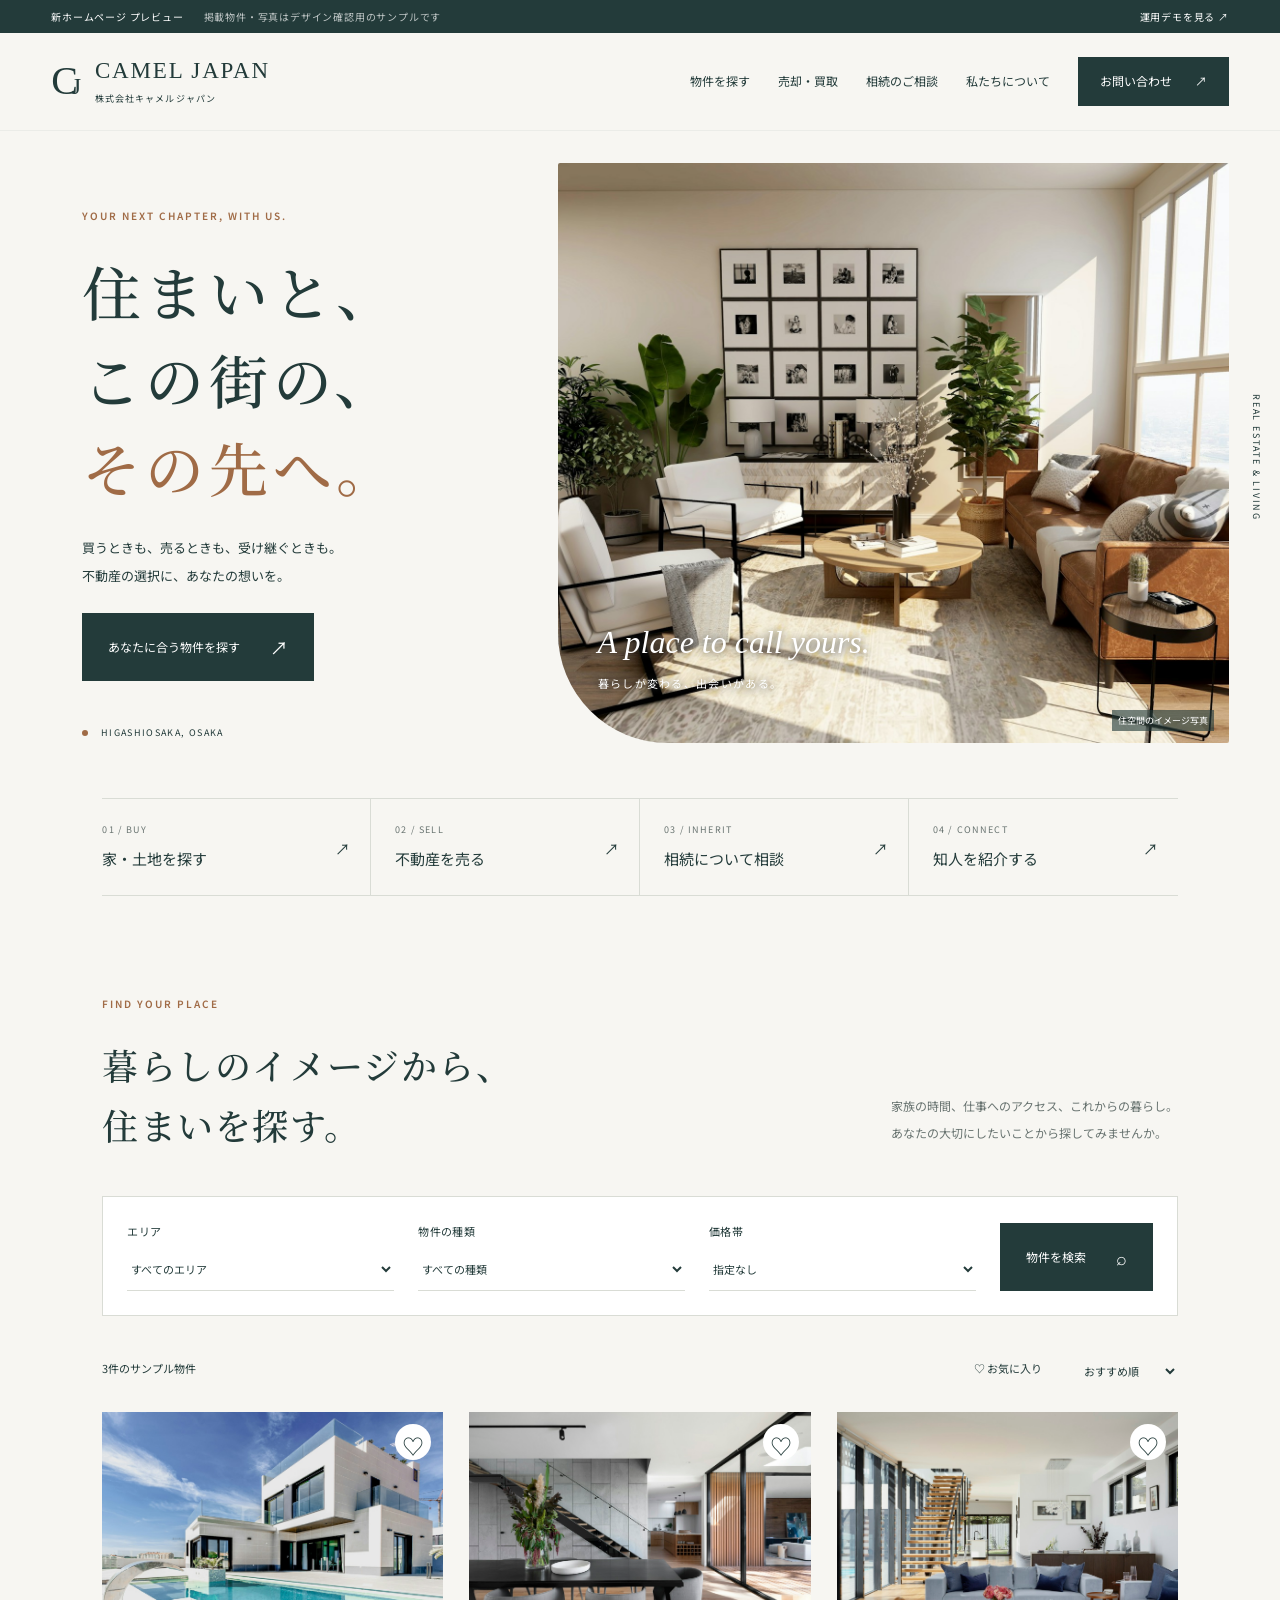
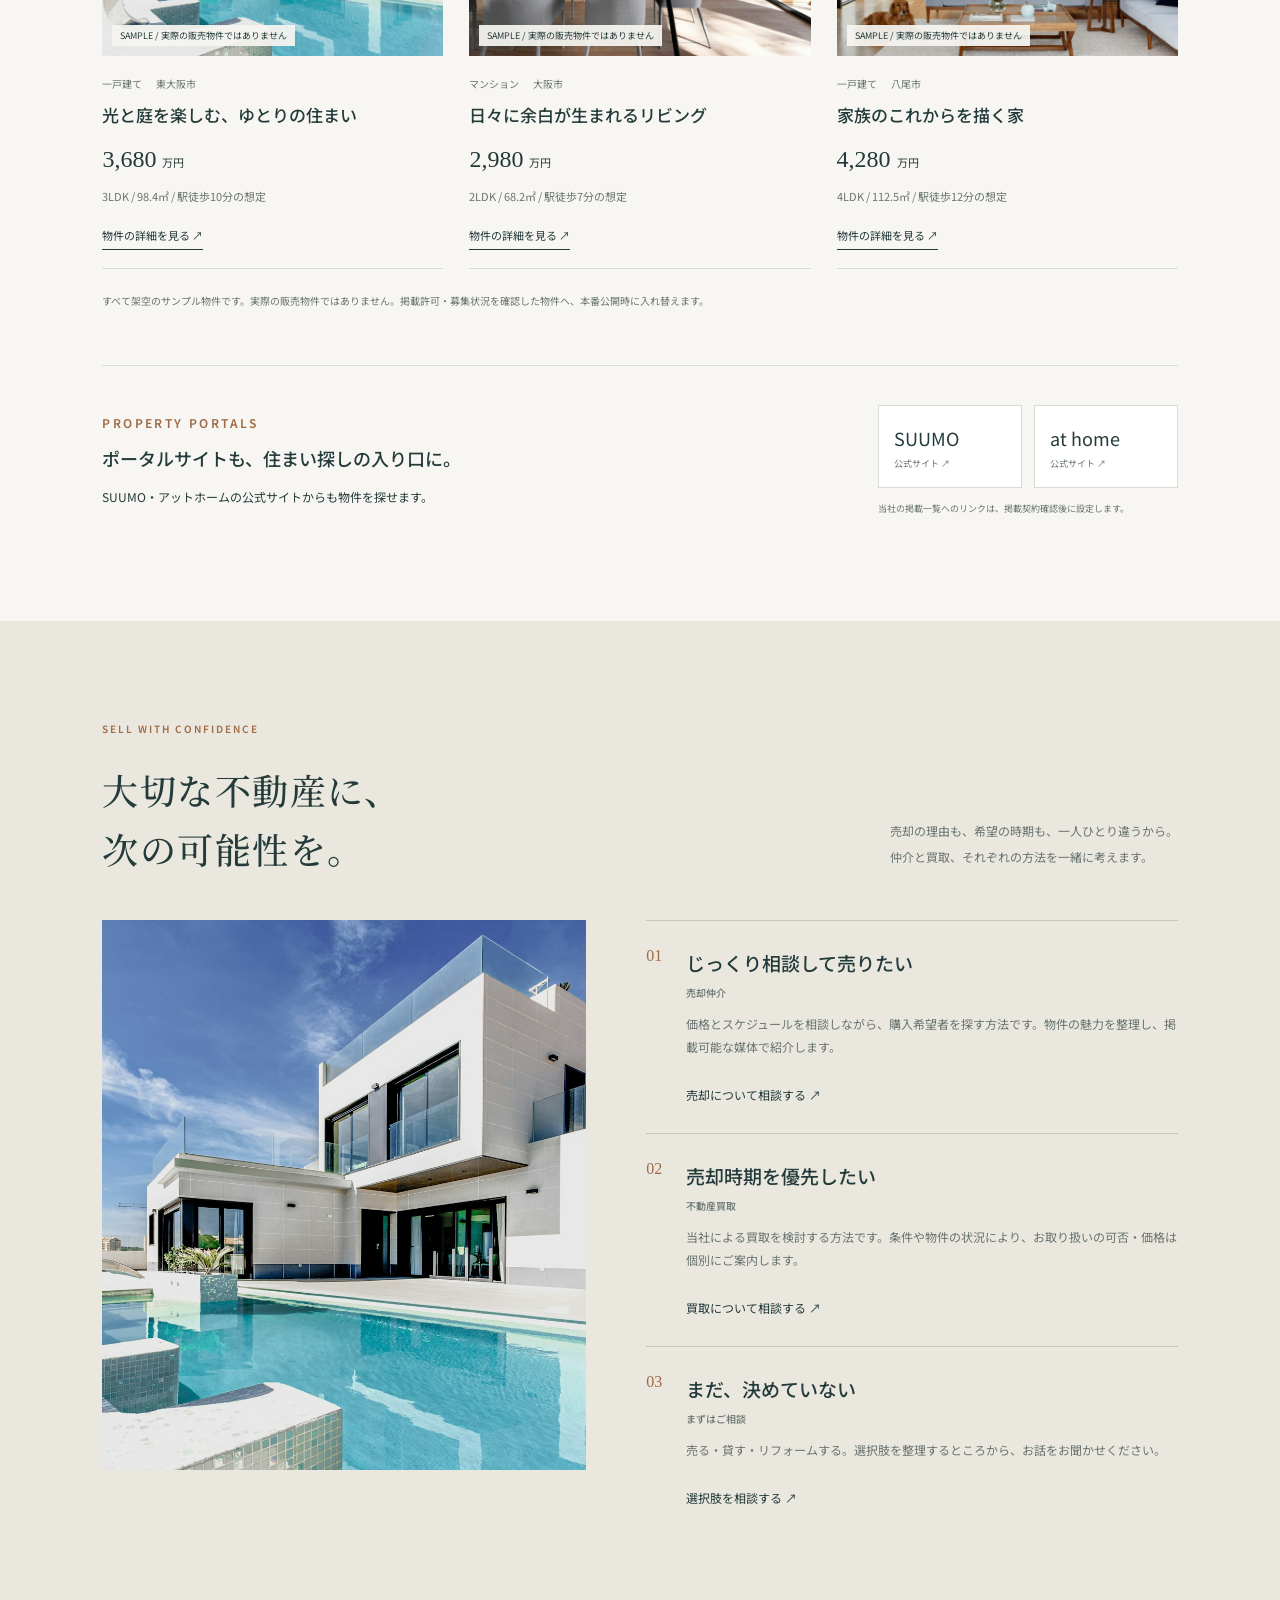
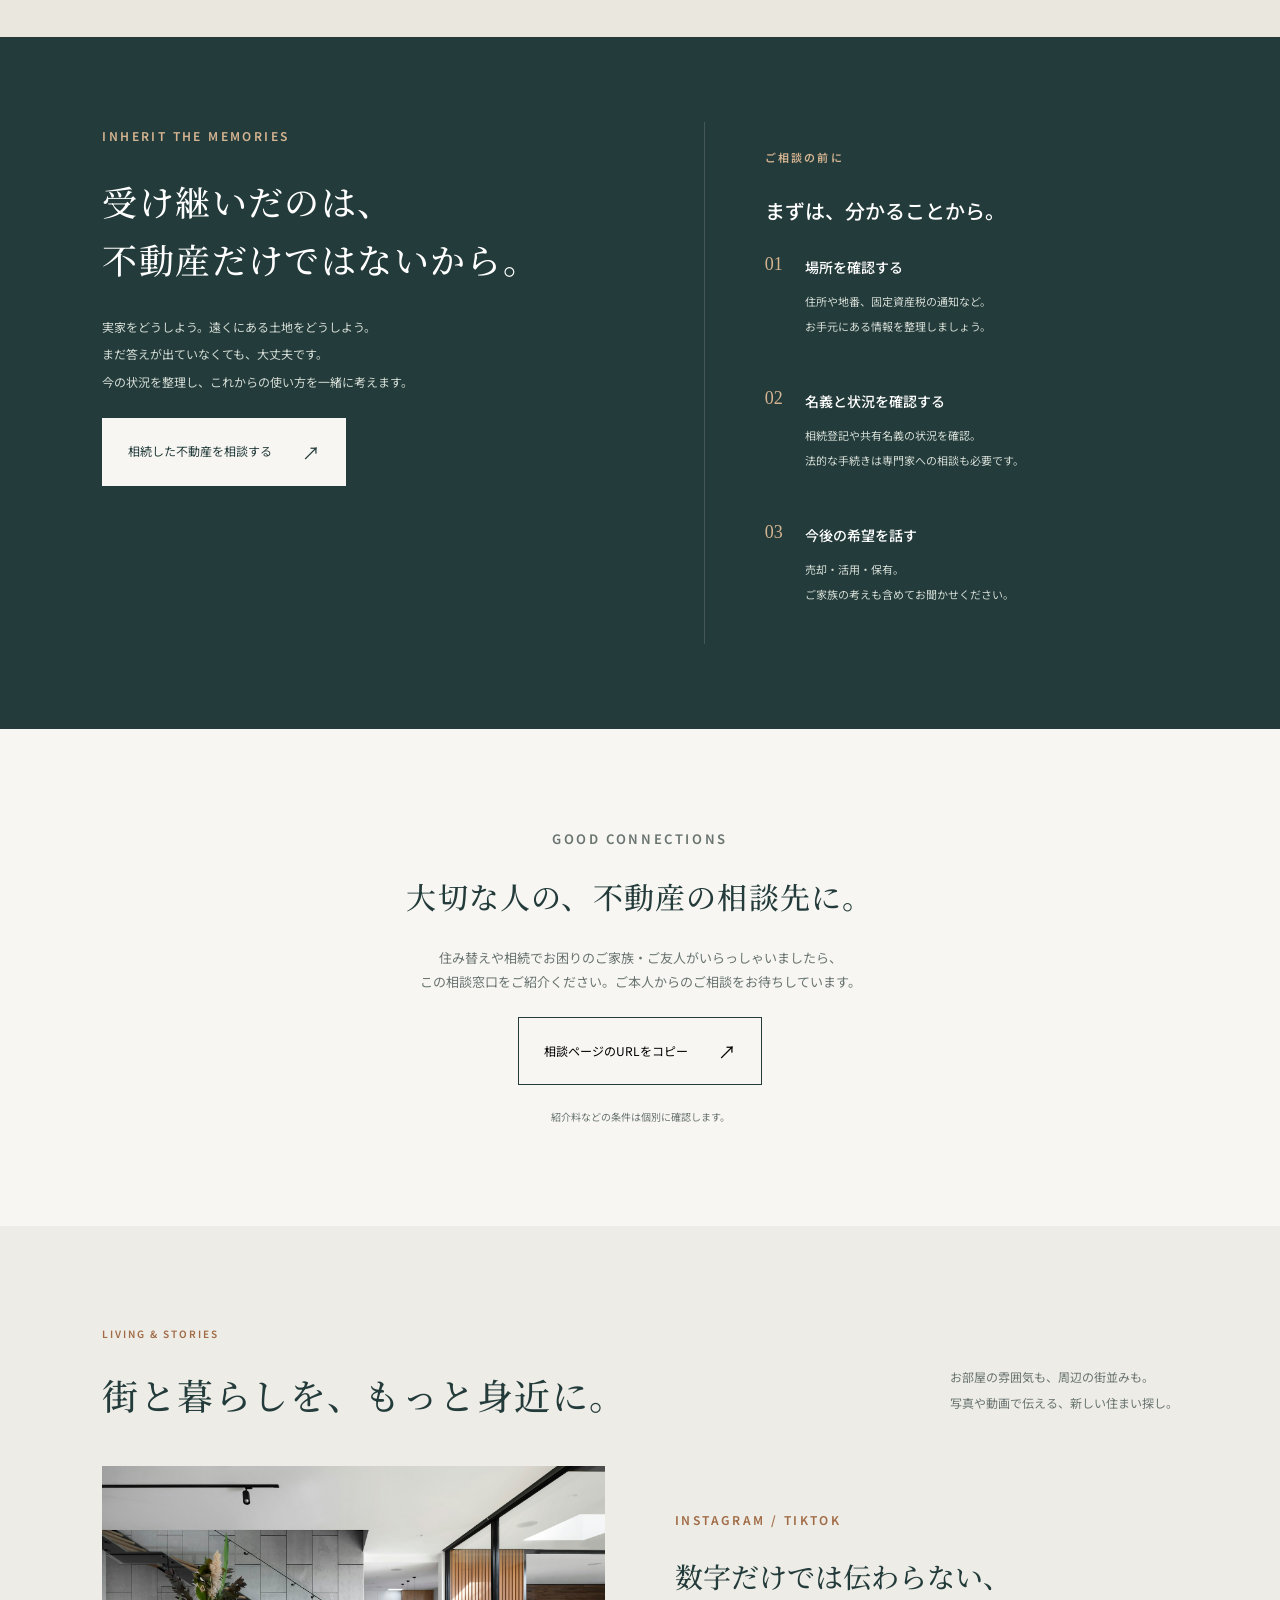
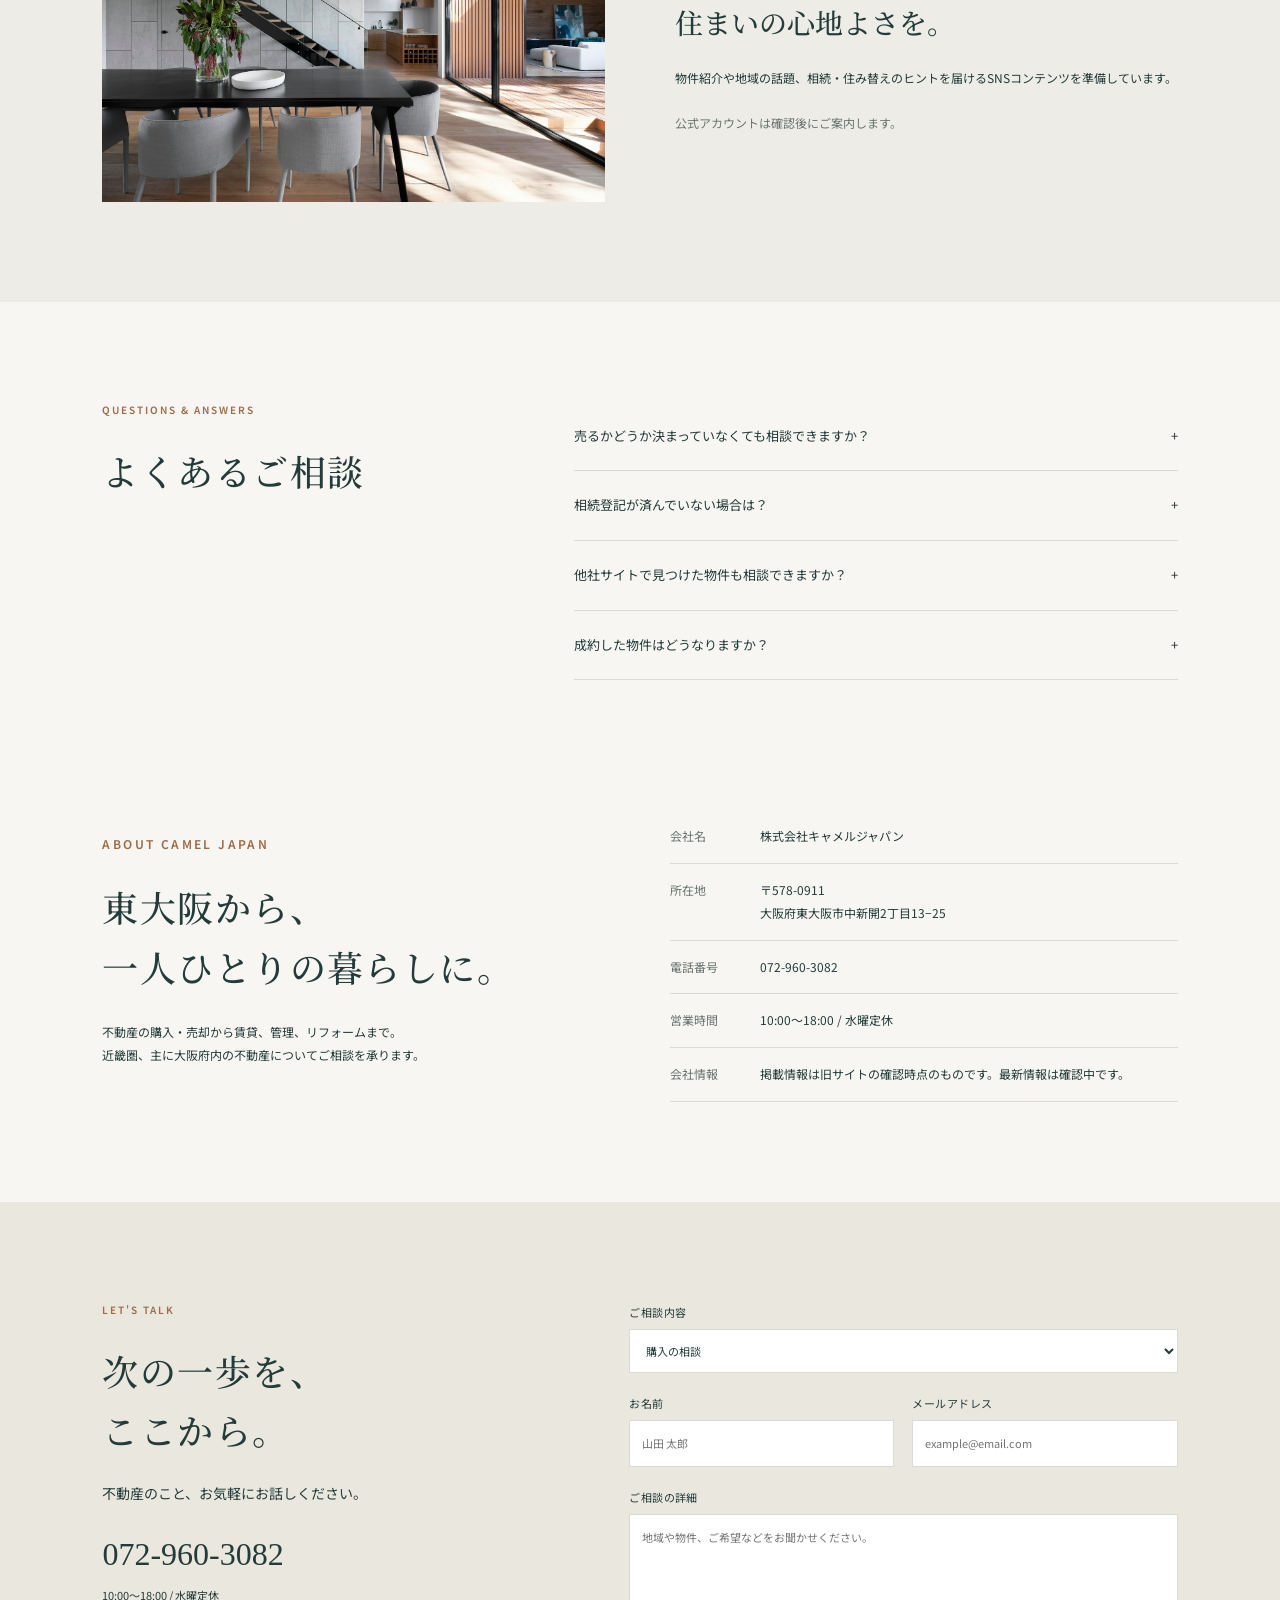
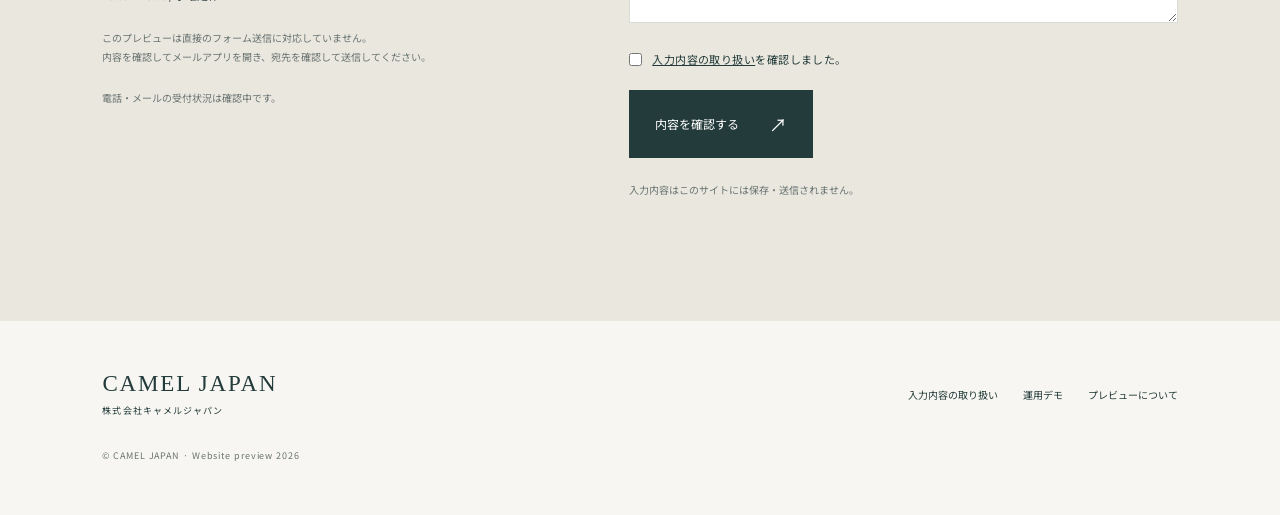
<file: 2026-10-27_ホームページ新規開発/site/index.html>
<!doctype html><html lang="ja"><head><meta charset="utf-8"><meta name="viewport" content="width=device-width,initial-scale=1"><meta name="robots" content="noindex,nofollow"><meta name="description" content="東大阪を拠点に、不動産の購入・売却・買取・相続のご相談を。キャメルジャパンの新しいホームページのプレビューです。"><title>CAMEL JAPAN | 住まいと、この街の、その先へ。</title><link rel="stylesheet" href="assets/style.css"><script src="assets/app.js" defer></script></head><body>
<div class="preview">新ホームページ プレビュー <span>掲載物件・写真はデザイン確認用のサンプルです</span><a href="workspace.html">運用デモを見る ↗</a></div>
<header><a class="brand" href="index.html"><span class="brand-icon">C<span>J</span></span><span>CAMEL JAPAN<small>株式会社キャメルジャパン</small></span></a><button class="menu" aria-label="メニューを開く" aria-expanded="false">☰</button><nav><a href="#properties">物件を探す</a><a href="#services">売却・買取</a><a href="#inheritance">相続のご相談</a><a href="#about">私たちについて</a><a href="#contact" class="nav-contact">お問い合わせ <span>↗</span></a></nav></header>
<main><section class="hero"><div class="hero-copy"><p class="eyebrow">YOUR NEXT CHAPTER, WITH US.</p><h1>住まいと、<br>この街の、<br><em>その先へ。</em></h1><p class="lead">買うときも、売るときも、受け継ぐときも。<br>不動産の選択に、あなたの想いを。</p><a class="button dark" href="#properties">あなたに合う物件を探す <span>↗</span></a><div class="hero-location"><i></i> HIGASHIOSAKA, OSAKA</div></div><div class="hero-photo"><img src="assets/hero.jpg" alt="明るい窓と木の家具があるリビングのイメージ" fetchpriority="high"><div class="photo-label">A place to call yours.<small>暮らしが変わる、出会いがある。</small></div><small class="image-note">住空間のイメージ写真</small></div><div class="vertical-note">REAL ESTATE & LIVING</div></section>
<section class="quick-links" aria-label="ご相談内容から探す"><a href="#properties"><small>01 / BUY</small>家・土地を探す <span>↗</span></a><a href="#services"><small>02 / SELL</small>不動産を売る <span>↗</span></a><a href="#inheritance"><small>03 / INHERIT</small>相続について相談 <span>↗</span></a><a href="#referral"><small>04 / CONNECT</small>知人を紹介する <span>↗</span></a></section>
<section id="properties" class="section"><div class="section-heading"><div><p class="eyebrow">FIND YOUR PLACE</p><h2>暮らしのイメージから、<br>住まいを探す。</h2></div><p>家族の時間、仕事へのアクセス、これからの暮らし。<br>あなたの大切にしたいことから探してみませんか。</p></div><form class="search" id="search"><label>エリア<select name="area"><option value="">すべてのエリア</option><option>東大阪市</option><option>大阪市</option><option>八尾市</option></select></label><label>物件の種類<select name="type"><option value="">すべての種類</option><option>一戸建て</option><option>マンション</option><option>土地</option></select></label><label>価格帯<select name="price"><option value="">指定なし</option><option value="3000">3,000万円以下</option><option value="4000">4,000万円以下</option><option value="5000">5,000万円以下</option></select></label><button class="button dark" type="submit">物件を検索 <span>⌕</span></button></form><div class="result-bar"><p id="result-count" aria-live="polite"></p><div><button class="text-button" id="favorites-toggle" aria-pressed="false">♡ お気に入り</button><label class="sr-only" for="sort">並び順</label><select id="sort"><option value="default">おすすめ順</option><option value="asc">価格が安い順</option><option value="desc">価格が高い順</option></select></div></div><div id="property-grid" class="property-grid"></div><p class="caption">すべて架空のサンプル物件です。実際の販売物件ではありません。掲載許可・募集状況を確認した物件へ、本番公開時に入れ替えます。</p><div class="portal-row"><div><p class="eyebrow">PROPERTY PORTALS</p><h3>ポータルサイトも、住まい探しの入り口に。</h3><p>SUUMO・アットホームの公式サイトからも物件を探せます。</p></div><div class="portal-links"><a href="https://suumo.jp/" target="_blank" rel="noopener noreferrer">SUUMO <span>公式サイト ↗</span></a><a href="https://www.athome.co.jp/" target="_blank" rel="noopener noreferrer">at home <span>公式サイト ↗</span></a><small>当社の掲載一覧へのリンクは、掲載契約確認後に設定します。</small></div></div></section>
<section id="services" class="section services"><div class="section-heading"><div><p class="eyebrow">SELL WITH CONFIDENCE</p><h2>大切な不動産に、<br>次の可能性を。</h2></div><p>売却の理由も、希望の時期も、一人ひとり違うから。<br>仲介と買取、それぞれの方法を一緒に考えます。</p></div><div class="service-layout"><img src="assets/house.jpg" alt="緑に囲まれた住宅のイメージ" loading="lazy"><div><article><span>01</span><div><h3>じっくり相談して売りたい <small>売却仲介</small></h3><p>価格とスケジュールを相談しながら、購入希望者を探す方法です。物件の魅力を整理し、掲載可能な媒体で紹介します。</p><a href="#contact" data-topic="売却・査定の相談">売却について相談する ↗</a></div></article><article><span>02</span><div><h3>売却時期を優先したい <small>不動産買取</small></h3><p>当社による買取を検討する方法です。条件や物件の状況により、お取り扱いの可否・価格は個別にご案内します。</p><a href="#contact" data-topic="買取の相談">買取について相談する ↗</a></div></article><article><span>03</span><div><h3>まだ、決めていない <small>まずはご相談</small></h3><p>売る・貸す・リフォームする。選択肢を整理するところから、お話をお聞かせください。</p><a href="#contact" data-topic="その他の相談">選択肢を相談する ↗</a></div></article></div></div></section>
<section id="inheritance" class="inheritance"><div class="inheritance-inner"><p class="eyebrow">INHERIT THE MEMORIES</p><h2>受け継いだのは、<br>不動産だけではないから。</h2><p>実家をどうしよう。遠くにある土地をどうしよう。<br>まだ答えが出ていなくても、大丈夫です。<br>今の状況を整理し、これからの使い方を一緒に考えます。</p><a class="button light" href="#contact" data-topic="相続・空き家の相談">相続した不動産を相談する <span>↗</span></a></div><div class="inheritance-guide"><p class="eyebrow">ご相談の前に</p><h3>まずは、分かることから。</h3><ol><li><span>01</span><div><strong>場所を確認する</strong><p>住所や地番、固定資産税の通知など。<br>お手元にある情報を整理しましょう。</p></div></li><li><span>02</span><div><strong>名義と状況を確認する</strong><p>相続登記や共有名義の状況を確認。<br>法的な手続きは専門家への相談も必要です。</p></div></li><li><span>03</span><div><strong>今後の希望を話す</strong><p>売却・活用・保有。<br>ご家族の考えも含めてお聞かせください。</p></div></li></ol></div></section>
<section id="referral" class="section referral"><p class="eyebrow">GOOD CONNECTIONS</p><h2>大切な人の、不動産の相談先に。</h2><p>住み替えや相続でお困りのご家族・ご友人がいらっしゃいましたら、<br>この相談窓口をご紹介ください。ご本人からのご相談をお待ちしています。</p><button id="share" class="button outline">相談ページのURLをコピー <span>↗</span></button><p id="share-message" role="status"></p><small>紹介料などの条件は個別に確認します。</small></section>
<section class="section journal"><div class="section-heading"><div><p class="eyebrow">LIVING & STORIES</p><h2>街と暮らしを、もっと身近に。</h2></div><p>お部屋の雰囲気も、周辺の街並みも。<br>写真や動画で伝える、新しい住まい探し。</p></div><div class="story-grid"><img src="assets/interior.jpg" alt="自然光が入る住空間のイメージ" loading="lazy"><div><p class="eyebrow">INSTAGRAM / TIKTOK</p><h3>数字だけでは伝わらない、<br>住まいの心地よさを。</h3><p>物件紹介や地域の話題、相続・住み替えのヒントを届けるSNSコンテンツを準備しています。</p><p class="muted">公式アカウントは確認後にご案内します。</p></div></div></section>
<section class="section faq"><div><p class="eyebrow">QUESTIONS & ANSWERS</p><h2>よくあるご相談</h2></div><div><details><summary>売るかどうか決まっていなくても相談できますか？</summary><p>はい。状況やご希望をお聞きし、売却・賃貸・保有などの選択肢を整理するところからご相談いただけます。</p></details><details><summary>相続登記が済んでいない場合は？</summary><p>まずは現在の状況をご相談ください。売却に必要な相続手続きは、司法書士などの専門家への確認が必要です。</p></details><details><summary>他社サイトで見つけた物件も相談できますか？</summary><p>物件のURLなどをお知らせください。現在の募集状況やお取り扱いの可否を個別に確認します。</p></details><details><summary>成約した物件はどうなりますか？</summary><p>募集を終了した物件は販売一覧から取り下げます。実績としてご紹介する場合は、成約済みであることを明示します。</p></details></div></section>
<section id="about" class="section about"><div><p class="eyebrow">ABOUT CAMEL JAPAN</p><h2>東大阪から、<br>一人ひとりの暮らしに。</h2><p>不動産の購入・売却から賃貸、管理、リフォームまで。<br>近畿圏、主に大阪府内の不動産についてご相談を承ります。</p></div><dl><div><dt>会社名</dt><dd>株式会社キャメルジャパン</dd></div><div><dt>所在地</dt><dd>〒578-0911<br>大阪府東大阪市中新開2丁目13−25</dd></div><div><dt>電話番号</dt><dd><a href="tel:0729603082">072-960-3082</a></dd></div><div><dt>営業時間</dt><dd>10:00〜18:00 / 水曜定休</dd></div><div><dt>会社情報</dt><dd>掲載情報は旧サイトの確認時点のものです。最新情報は確認中です。</dd></div></dl></section>
<section id="contact" class="section contact"><div><p class="eyebrow">LET'S TALK</p><h2>次の一歩を、<br>ここから。</h2><p>不動産のこと、お気軽にお話しください。</p><a class="phone" href="tel:0729603082">072-960-3082</a><small>10:00〜18:00 / 水曜定休</small><p class="caption">このプレビューは直接のフォーム送信に対応していません。<br>内容を確認してメールアプリを開き、宛先を確認して送信してください。</p><p class="caption">電話・メールの受付状況は確認中です。</p></div><form id="contact-form"><label>ご相談内容<select name="topic"><option>購入の相談</option><option>売却・査定の相談</option><option>買取の相談</option><option>相続・空き家の相談</option><option>紹介について</option><option>その他の相談</option></select></label><div class="form-pair"><label>お名前<input name="name" autocomplete="name" required maxlength="80" placeholder="山田 太郎"></label><label>メールアドレス<input name="email" type="email" autocomplete="email" required maxlength="120" placeholder="example@email.com"></label></div><label>ご相談の詳細<textarea name="message" required maxlength="1500" rows="4" placeholder="地域や物件、ご希望などをお聞かせください。"></textarea></label><label class="check"><input type="checkbox" required><span><a href="credits.html#data-handling">入力内容の取り扱い</a>を確認しました。</span></label><button class="button dark" type="submit">内容を確認する <span>↗</span></button><p class="caption">入力内容はこのサイトには保存・送信されません。</p></form></section></main>
<footer><a class="brand" href="index.html">CAMEL JAPAN<small>株式会社キャメルジャパン</small></a><div><a href="credits.html#data-handling">入力内容の取り扱い</a><a href="workspace.html">運用デモ</a><a href="credits.html">プレビューについて</a></div><small>© CAMEL JAPAN · Website preview 2026</small></footer><dialog id="detail"><button class="dialog-close" aria-label="閉じる">×</button><div id="detail-body"></div></dialog><div class="toast" id="toast" role="status"></div></body></html>
</file>
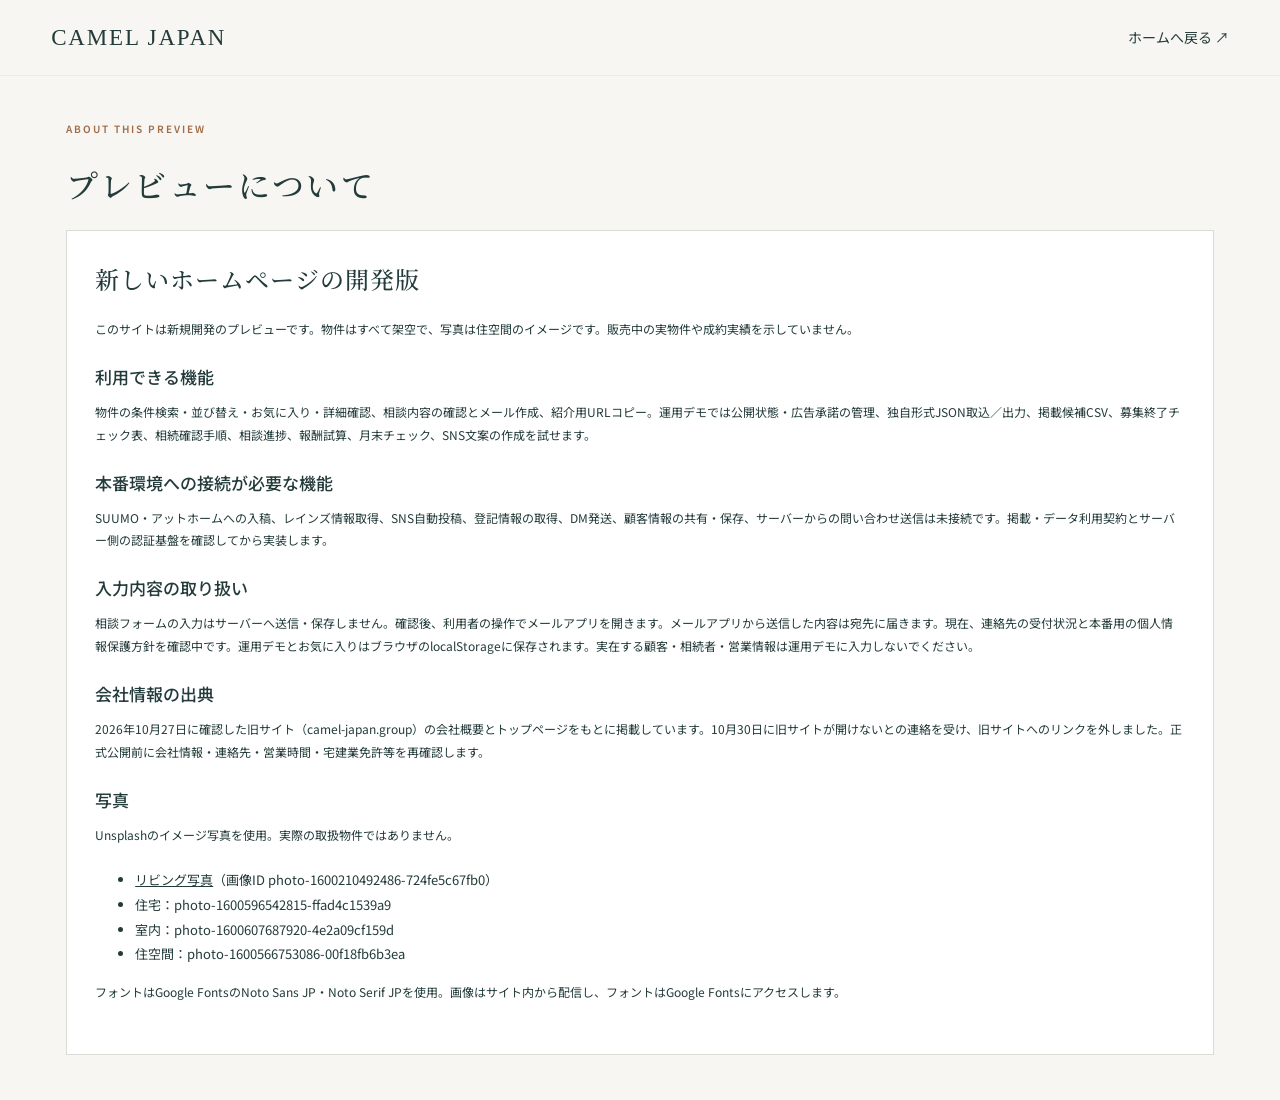
<file: 2026-10-27_ホームページ新規開発/site/credits.html>
<!doctype html><html lang="ja"><head><meta charset="utf-8"><meta name="viewport" content="width=device-width,initial-scale=1"><meta name="robots" content="noindex,nofollow"><title>プレビューについて | CAMEL JAPAN</title><link rel="stylesheet" href="assets/style.css"></head><body><header><a class="brand" href="index.html">CAMEL JAPAN</a><a href="index.html">ホームへ戻る ↗</a></header><main class="workspace"><p class="eyebrow">ABOUT THIS PREVIEW</p><h1>プレビューについて</h1><section class="work-panel"><h2>新しいホームページの開発版</h2><p>このサイトは新規開発のプレビューです。物件はすべて架空で、写真は住空間のイメージです。販売中の実物件や成約実績を示していません。</p><h3>利用できる機能</h3><p>物件の条件検索・並び替え・お気に入り・詳細確認、相談内容の確認とメール作成、紹介用URLコピー。運用デモでは公開状態・広告承諾の管理、独自形式JSON取込／出力、掲載候補CSV、募集終了チェック表、相続確認手順、相談進捗、報酬試算、月末チェック、SNS文案の作成を試せます。</p><h3>本番環境への接続が必要な機能</h3><p>SUUMO・アットホームへの入稿、レインズ情報取得、SNS自動投稿、登記情報の取得、DM発送、顧客情報の共有・保存、サーバーからの問い合わせ送信は未接続です。掲載・データ利用契約とサーバー側の認証基盤を確認してから実装します。</p><h3 id="data-handling">入力内容の取り扱い</h3><p>相談フォームの入力はサーバーへ送信・保存しません。確認後、利用者の操作でメールアプリを開きます。メールアプリから送信した内容は宛先に届きます。現在、連絡先の受付状況と本番用の個人情報保護方針を確認中です。運用デモとお気に入りはブラウザのlocalStorageに保存されます。実在する顧客・相続者・営業情報は運用デモに入力しないでください。</p><h3>会社情報の出典</h3><p>2026年10月27日に確認した旧サイト（camel-japan.group）の会社概要とトップページをもとに掲載しています。10月30日に旧サイトが開けないとの連絡を受け、旧サイトへのリンクを外しました。正式公開前に会社情報・連絡先・営業時間・宅建業免許等を再確認します。</p><h3>写真</h3><p>Unsplashのイメージ写真を使用。実際の取扱物件ではありません。</p><ul><li><a href="https://images.unsplash.com/photo-1600210492486-724fe5c67fb0">リビング写真</a>（画像ID photo-1600210492486-724fe5c67fb0）</li><li>住宅：photo-1600596542815-ffad4c1539a9</li><li>室内：photo-1600607687920-4e2a09cf159d</li><li>住空間：photo-1600566753086-00f18fb6b3ea</li></ul><p>フォントはGoogle FontsのNoto Sans JP・Noto Serif JPを使用。画像はサイト内から配信し、フォントはGoogle Fontsにアクセスします。</p></section></main></body></html>
</file>
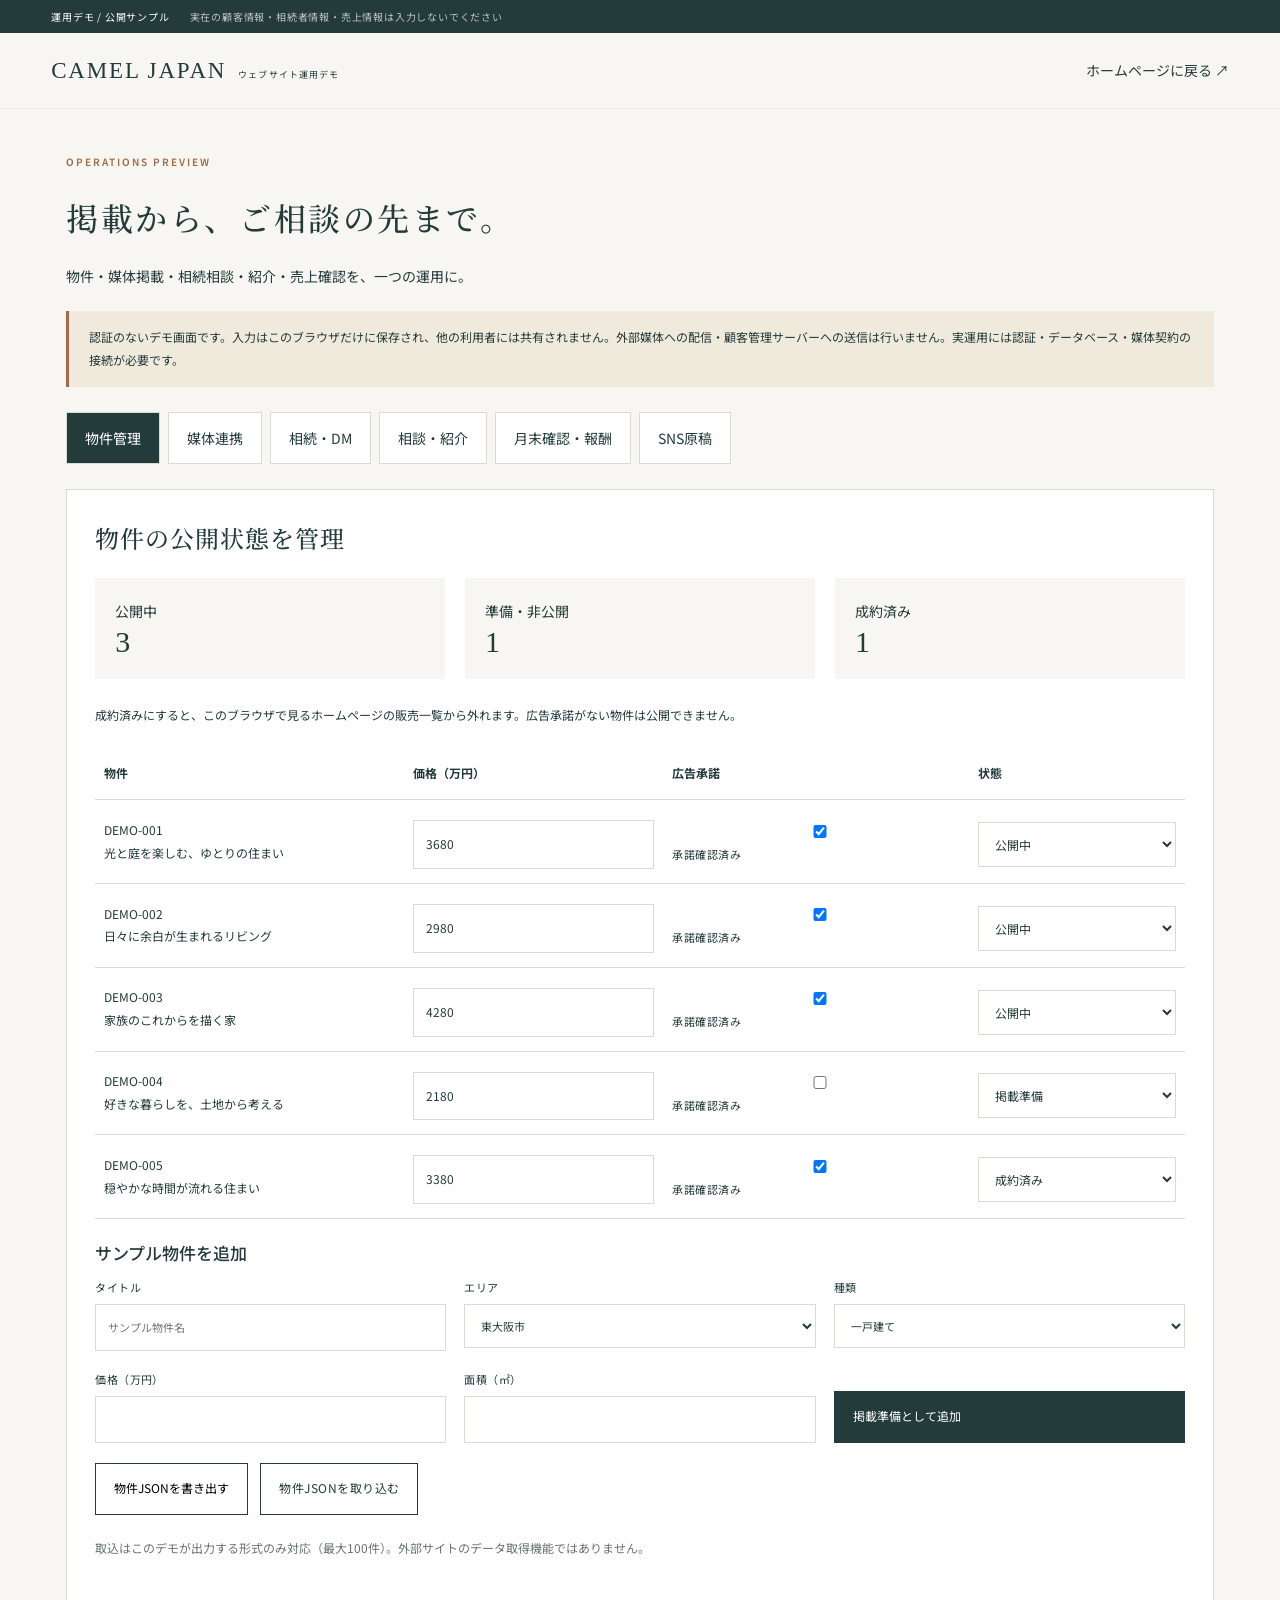
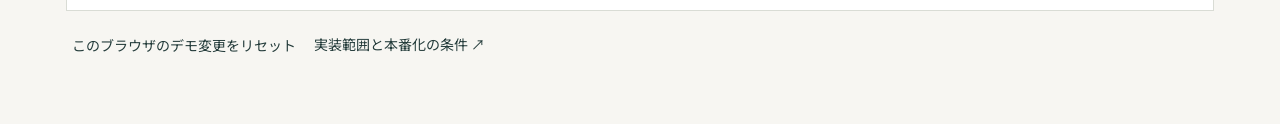
<file: 2026-10-27_ホームページ新規開発/site/workspace.html>
<!doctype html><html lang="ja"><head><meta charset="utf-8"><meta name="viewport" content="width=device-width,initial-scale=1"><meta name="robots" content="noindex,nofollow"><title>運用デモ | CAMEL JAPAN</title><link rel="stylesheet" href="assets/style.css"><script src="assets/app.js" defer></script><script src="assets/workspace.js" defer></script></head><body><div class="preview">運用デモ / 公開サンプル <span>実在の顧客情報・相続者情報・売上情報は入力しないでください</span></div><header><a class="brand" href="index.html">CAMEL JAPAN<small>ウェブサイト運用デモ</small></a><a href="index.html">ホームページに戻る ↗</a></header><main class="workspace"><p class="eyebrow">OPERATIONS PREVIEW</p><h1>掲載から、ご相談の先まで。</h1><p>物件・媒体掲載・相続相談・紹介・売上確認を、一つの運用に。</p><div class="notice">認証のないデモ画面です。入力はこのブラウザだけに保存され、他の利用者には共有されません。外部媒体への配信・顧客管理サーバーへの送信は行いません。実運用には認証・データベース・媒体契約の接続が必要です。</div><div class="tabs" role="tablist" aria-label="運用機能"><button role="tab" data-tab="properties" class="active" aria-selected="true">物件管理</button><button role="tab" data-tab="portals" aria-selected="false">媒体連携</button><button role="tab" data-tab="inheritance" aria-selected="false">相続・DM</button><button role="tab" data-tab="leads" aria-selected="false">相談・紹介</button><button role="tab" data-tab="finance" aria-selected="false">月末確認・報酬</button><button role="tab" data-tab="social" aria-selected="false">SNS原稿</button></div><section id="work-panel" class="work-panel" role="tabpanel"></section><div class="actions"><button class="text-button" id="reset-demo">このブラウザのデモ変更をリセット</button><a href="credits.html">実装範囲と本番化の条件 ↗</a></div></main><div class="toast" id="toast" role="status"></div></body></html>
</file>
<file: 2026-10-27_ホームページ新規開発/site/assets/style.css>
@import url('https://fonts.googleapis.com/css2?family=Noto+Sans+JP:wght@400;500;600;700&family=Noto+Serif+JP:wght@400;500;600&display=swap');
:root{--ink:#233b3a;--paper:#f7f6f2;--warm:#eae7df;--accent:#a06b46;--line:#d9dcd5;--muted:#697471}*{box-sizing:border-box}html{scroll-behavior:smooth;scroll-padding-top:110px}body{margin:0;background:var(--paper);color:var(--ink);font:14px/1.9 'Noto Sans JP',sans-serif}a{color:inherit;text-decoration:none}button,input,select,textarea{font:inherit}button,a,input,select,textarea{touch-action:manipulation}button{cursor:pointer}a:hover{color:var(--accent)}button:focus-visible,a:focus-visible,input:focus-visible,select:focus-visible,textarea:focus-visible{outline:3px solid #b78457;outline-offset:4px}img{display:block;width:100%;object-fit:cover}p{margin:0 0 22px}h1,h2,h3{font-weight:500;margin:0}h2{font-family:'Noto Serif JP',serif;font-size:36px;line-height:1.65;letter-spacing:.04em}h3{font-size:20px;line-height:1.65}.preview{padding:7px 4%;background:#233b3a;color:white;display:flex;gap:20px;font-size:10px;letter-spacing:.08em}.preview span{opacity:.7}.preview a{margin-left:auto}header{display:flex;align-items:center;justify-content:space-between;padding:24px 4%;background:var(--paper);position:sticky;top:0;z-index:20;border-bottom:1px solid #233b3a0e}.brand{font-family:Georgia,serif;font-size:23px;letter-spacing:.08em;display:flex;align-items:center;gap:12px;line-height:1.1}.brand small{display:block;font:9px 'Noto Sans JP',sans-serif;letter-spacing:.12em;margin-top:8px}.brand-icon{font-size:40px;position:relative;line-height:1}.brand-icon span{font-size:24px;margin-left:-8px}nav{display:flex;gap:28px;align-items:center;font-size:12px}nav .nav-contact{background:var(--ink);color:#fff;padding:13px 22px}.nav-contact span{padding-left:20px}.menu{display:none}.hero{position:relative;display:grid;grid-template-columns:43% 57%;min-height:640px;padding:32px 4% 45px;gap:0}.hero-copy{padding:45px 0 0 6%}.eyebrow{font:10px/1.5 'Noto Sans JP',sans-serif;letter-spacing:.2em;font-weight:600;margin-bottom:24px;color:var(--accent)}h1{font-family:'Noto Serif JP',serif;font-size:clamp(40px,4.6vw,70px);letter-spacing:.08em;line-height:1.5;margin:0 0 22px}h1 em{font-style:normal;color:var(--accent)}.lead{font-size:13px;line-height:2.2}.hero-photo{position:relative;overflow:hidden;border-radius:2px 2px 2px 110px}.hero-photo img{height:100%;min-height:580px}.photo-label{position:absolute;bottom:52px;left:40px;color:white;font:italic 32px Georgia,serif;text-shadow:0 1px 8px #333}.photo-label small{display:block;font:11px 'Noto Sans JP',sans-serif;letter-spacing:.12em;margin-top:14px}.image-note{position:absolute;bottom:12px;right:15px;background:#233b3a9e;color:white;padding:2px 6px;font-size:9px}.hero-location{font-size:9px;letter-spacing:.15em;margin-top:43px}.hero-location i{display:inline-block;border-radius:50%;background:var(--accent);width:6px;height:6px;margin-right:10px}.vertical-note{position:absolute;right:1.2%;top:40%;writing-mode:vertical-rl;font-size:9px;letter-spacing:.2em}.button{display:inline-flex;align-items:center;justify-content:space-between;gap:30px;border:1px solid transparent;padding:16px 25px;min-height:52px;font-size:12px}.button span{font-size:18px}.dark{background:var(--ink);color:white}.dark:hover{background:#385452;color:white}.light{background:var(--paper);color:var(--ink)}.outline{border-color:var(--ink);background:transparent}.quick-links{display:grid;grid-template-columns:repeat(4,1fr);margin:10px 8% 0;border-top:1px solid var(--line);border-bottom:1px solid var(--line)}.quick-links a{position:relative;padding:22px 24px;border-right:1px solid var(--line);font-size:15px}.quick-links a:first-child{padding-left:0}.quick-links a:last-child{border:0}.quick-links small{display:block;font-size:9px;letter-spacing:.13em;color:var(--muted);margin-bottom:7px}.quick-links span{position:absolute;right:20px;top:36px}.section{padding:100px 8%}.section-heading{display:flex;justify-content:space-between;align-items:end;gap:30px;margin-bottom:42px}.section-heading>p{font-size:12px;line-height:2.2;color:var(--muted);margin:0 0 8px}.search{display:grid;grid-template-columns:1fr 1fr 1fr auto;background:#fff;padding:24px;gap:24px;border:1px solid var(--line)}label{display:block;font-size:11px;letter-spacing:.04em}select,input,textarea{width:100%;background:white;color:var(--ink);border:1px solid var(--line);padding:12px;margin-top:6px;border-radius:0}select{cursor:pointer}.search label select{border:none;border-bottom:1px solid var(--line);padding-left:0}.search button{align-self:end}.result-bar{display:flex;justify-content:space-between;align-items:center;font-size:11px;margin:28px 0 20px}.result-bar p{margin:0}.result-bar>div{display:flex;gap:20px;align-items:center}.result-bar select{width:auto;border:0;background:none;font-size:11px}.text-button{border:0;background:none;color:var(--ink)}.property-grid{display:grid;grid-template-columns:repeat(3,1fr);gap:38px 26px}.property{min-width:0}.property-image{position:relative;overflow:hidden}.property-image img{aspect-ratio:1.4;transition:transform .5s}.property:hover .property-image img{transform:scale(1.035)}.property .favorite{position:absolute;right:12px;top:12px;border:0;border-radius:50%;background:white;width:36px;height:36px;font-size:22px;color:var(--ink)}.sample{position:absolute;bottom:10px;left:10px;background:#f7f6f2ed;font-size:9px;padding:2px 8px}.property-body{padding:18px 0;border-bottom:1px solid var(--line)}.property-meta{font-size:10px;color:var(--muted);display:flex;gap:14px;margin-bottom:8px}.property h3{font-size:17px}.property .price{font-size:24px;margin:8px 0 4px;font-family:Georgia,serif}.price small{font:11px 'Noto Sans JP',sans-serif}.property-spec{font-size:11px;color:var(--muted);margin:0 0 14px}.property-open{border:0;background:none;color:var(--ink);border-bottom:1px solid var(--ink);padding:0 0 3px;font-size:11px}.caption{font-size:10px;color:var(--muted);margin-top:22px}.portal-row{border-top:1px solid var(--line);margin-top:55px;padding-top:36px;display:flex;justify-content:space-between;gap:30px}.portal-row .eyebrow{margin-bottom:12px}.portal-row h3{font-size:18px}.portal-row p{font-size:12px;margin:12px 0}.portal-links{min-width:300px;display:grid;grid-template-columns:1fr 1fr;gap:12px;align-content:center}.portal-links a{border:1px solid var(--line);padding:15px;font-size:18px;background:white}.portal-links span{display:block;font-size:9px;color:var(--muted)}.portal-links small{grid-column:1/-1;font-size:9px;color:var(--muted)}.services{background:var(--warm)}.service-layout{display:grid;grid-template-columns:45% 1fr;gap:60px}.service-layout>img{height:100%;max-height:550px}.service-layout article{display:flex;gap:24px;border-top:1px solid #c5c8bf;padding:26px 0}.service-layout article>span{font:16px Georgia;color:var(--accent)}.service-layout h3{font-size:19px}.service-layout small{display:block;font-size:10px;color:var(--muted);margin:6px 0 12px}.service-layout p{font-size:12px;color:var(--muted)}.service-layout a{font-size:12px}.inheritance{display:grid;grid-template-columns:1.1fr 1fr;background:var(--ink);color:white;padding:85px 8%;gap:80px}.inheritance .eyebrow{color:#d5b491}.inheritance h2{font-size:35px;margin-bottom:24px}.inheritance p{font-size:12px;line-height:2.3;color:#d4dcd5}.inheritance-guide{border-left:1px solid #ffffff25;padding-left:60px;padding-top:15px}.inheritance-guide ol{list-style:none;padding:0}.inheritance-guide li{display:flex;gap:22px;margin-top:27px}.inheritance-guide li>span{font:18px Georgia;color:#d5b491}.inheritance-guide strong{font-size:14px;font-weight:500}.inheritance-guide p{font-size:11px;margin-top:8px}.referral{text-align:center}.referral h2{font-size:30px;margin-bottom:24px}.referral p{font-size:13px;color:var(--muted)}.referral small{display:block;color:var(--muted);font-size:10px}.journal{background:#edece6}.story-grid{display:grid;grid-template-columns:1fr 1fr;gap:70px;align-items:center}.story-grid img{aspect-ratio:1.5}.story-grid h3{font-family:'Noto Serif JP',serif;font-size:28px;margin-bottom:22px}.story-grid p{font-size:12px}.muted{color:var(--muted)}.faq{display:grid;grid-template-columns:1fr 1.5fr;gap:70px}details{border-bottom:1px solid var(--line);padding:22px 0}summary{cursor:pointer;list-style:none;font-size:13px;display:flex;justify-content:space-between;gap:20px}summary:after{content:'+'}details[open] summary:after{content:'−'}details p{font-size:12px;color:var(--muted);margin:20px 0 0}.about{padding-top:30px;display:grid;grid-template-columns:1fr 1fr;gap:60px}.about p{margin-top:25px;font-size:12px}.about dl{margin:0}.about dl>div{display:flex;border-bottom:1px solid var(--line);padding:15px 0;font-size:12px}.about dt{width:90px;flex-shrink:0;color:var(--muted)}.about dd{margin:0}.contact{background:var(--warm);display:grid;grid-template-columns:1fr 1.2fr;gap:70px}.contact h2{margin-bottom:20px}.contact .phone{display:block;font:32px Georgia;margin:30px 0 12px}.contact small{display:block;font-size:11px}.contact form>label{margin-bottom:20px}.form-pair{display:grid;grid-template-columns:1fr 1fr;gap:18px;margin-bottom:20px}.check{display:flex;gap:10px;align-items:center}.check input{width:auto;margin:0}.check a{text-decoration:underline}footer{padding:50px 8%;display:flex;flex-wrap:wrap;align-items:center;justify-content:space-between;gap:30px}footer .brand{display:block}footer>div{display:flex;gap:25px;font-size:10px}footer>small{width:100%;font-size:9px;color:var(--muted);letter-spacing:.1em}dialog{border:0;padding:38px;width:min(660px,92vw);max-height:88vh;background:var(--paper);color:var(--ink)}dialog::backdrop{background:#122725a8}.dialog-close{position:absolute;right:12px;top:5px;background:transparent;border:0;font-size:30px;color:var(--ink)}dialog img{max-height:280px}dialog h2{font-size:26px;margin:20px 0}dialog dl>div{display:flex;gap:22px;border-bottom:1px solid var(--line);padding:10px 0}dialog dt{width:100px}dialog dd{margin:0}.toast{position:fixed;bottom:30px;left:50%;transform:translateX(-50%);background:var(--ink);color:#fff;padding:12px 25px;z-index:100;display:none;max-width:90vw}.toast.show{display:block}.sr-only{position:absolute;width:1px;height:1px;overflow:hidden;clip-path:inset(50%)}.empty{grid-column:1/-1;text-align:center;padding:55px;border:1px solid var(--line)}.empty p{margin-bottom:15px}.workspace{max-width:1250px;margin:auto;padding:45px 4%}.workspace h1{font-size:32px}.workspace .tabs{display:flex;gap:8px;flex-wrap:wrap;margin:25px 0}.tabs button{background:white;border:1px solid var(--line);padding:12px 18px;color:var(--ink)}.tabs button.active{background:var(--ink);color:white}.work-panel{background:white;padding:28px;border:1px solid var(--line)}.work-panel h2{font-size:24px;margin-bottom:20px}.work-panel h3{font-size:17px;margin:20px 0 10px}.work-panel table{border-collapse:collapse;width:100%;font-size:12px}.work-panel td,.work-panel th{padding:14px 9px;border-bottom:1px solid var(--line);text-align:left}.table-scroll{overflow-x:auto}.work-panel select{min-width:120px}.work-panel input{min-width:100px}.notice{padding:15px 20px;background:#f0eadd;font-size:12px;border-left:3px solid var(--accent);margin:20px 0}.stats{display:grid;grid-template-columns:repeat(3,1fr);gap:20px;margin-bottom:25px}.stat{padding:20px;background:var(--paper)}.stat strong{display:block;font:30px Georgia}.work-form{display:grid;grid-template-columns:repeat(3,1fr);gap:18px}.work-form .button{align-self:end}.status{font-size:10px;padding:5px 9px;background:var(--warm);white-space:nowrap}.actions{display:flex;gap:12px;flex-wrap:wrap;margin:20px 0}.work-panel p{font-size:12px}.work-panel .button{padding:10px 18px}.work-panel li{font-size:13px}.work-panel textarea{margin-bottom:12px}.pill{border:1px solid var(--line);padding:5px 12px;font-size:11px}.work-panel a{text-decoration:underline}
@media(min-width:1600px){body{max-width:1800px;margin:auto}.hero{min-height:740px}}@media(max-width:1000px){nav{gap:14px;font-size:10px}.brand{font-size:19px}.hero-copy{padding-left:0}.hero-photo img{min-height:500px}h1{font-size:48px}.hero{min-height:580px}.section{padding:70px 6%}.inheritance{gap:40px;padding:65px 6%}.inheritance-guide{padding-left:30px}.section-heading>p{max-width:260px}.service-layout{gap:35px}.portal-row{flex-direction:column}.quick-links{margin:0 6%}.quick-links a{padding:18px 15px;font-size:12px}.search{gap:15px}.search .button{gap:10px}.contact{gap:35px}}
@media(max-width:720px){.preview{font-size:9px;gap:10px}.preview span{display:none}header{padding:18px 5%}.brand{font-size:20px}.brand-icon{font-size:32px}.menu{display:block;background:none;border:0;font-size:23px;color:var(--ink)}nav{display:none;position:absolute;top:100%;left:0;right:0;background:var(--paper);padding:24px;flex-direction:column;align-items:stretch;font-size:14px;border-bottom:1px solid var(--line)}nav.open{display:flex}.hero{padding:20px 5% 32px;grid-template-columns:1fr;gap:30px}.hero-copy{padding:20px 4% 0}h1{font-size:48px;line-height:1.4}.hero-photo{height:330px;border-radius:0 0 0 70px}.hero-photo img{min-height:0;height:100%}.hero-location{margin-top:25px}.photo-label{font-size:26px;left:30px;bottom:40px}.vertical-note{display:none}.quick-links{grid-template-columns:1fr 1fr}.quick-links a{padding:18px!important}.quick-links a:nth-child(2){border-right:0}.quick-links a:nth-child(-n+2){border-bottom:1px solid var(--line)}.quick-links span{right:12px}.section{padding:60px 6%}.section-heading{display:block;margin-bottom:30px}.section-heading>p{max-width:none;margin-top:20px}h2{font-size:29px}.search{grid-template-columns:1fr 1fr;padding:18px}.search label:first-child{grid-column:1/-1}.search button{grid-column:1/-1;justify-content:center}.property-grid{grid-template-columns:1fr;gap:30px}.property-image img{aspect-ratio:1.5}.result-bar>div{gap:5px}.service-layout{grid-template-columns:1fr;gap:20px}.service-layout>img{max-height:300px}.inheritance{grid-template-columns:1fr;gap:45px}.inheritance h2{font-size:29px}.inheritance-guide{padding:30px 0 0;border:0;border-top:1px solid #ffffff30}.referral h2{font-size:25px}.story-grid{grid-template-columns:1fr;gap:30px}.faq,.about,.contact{grid-template-columns:1fr;gap:25px}.about{padding-top:20px}.contact{gap:40px}.form-pair{grid-template-columns:1fr}.portal-links{min-width:0}.portal-row h3{font-size:17px}.work-form{grid-template-columns:1fr}.stats{grid-template-columns:1fr}.work-panel{padding:16px}.workspace h1{font-size:28px}footer{padding:40px 6%}footer>div{gap:15px}dialog{padding:30px 20px}.section-heading br{display:none}}
@media(prefers-reduced-motion:reduce){html{scroll-behavior:auto}*{transition:none!important}}
</file>
